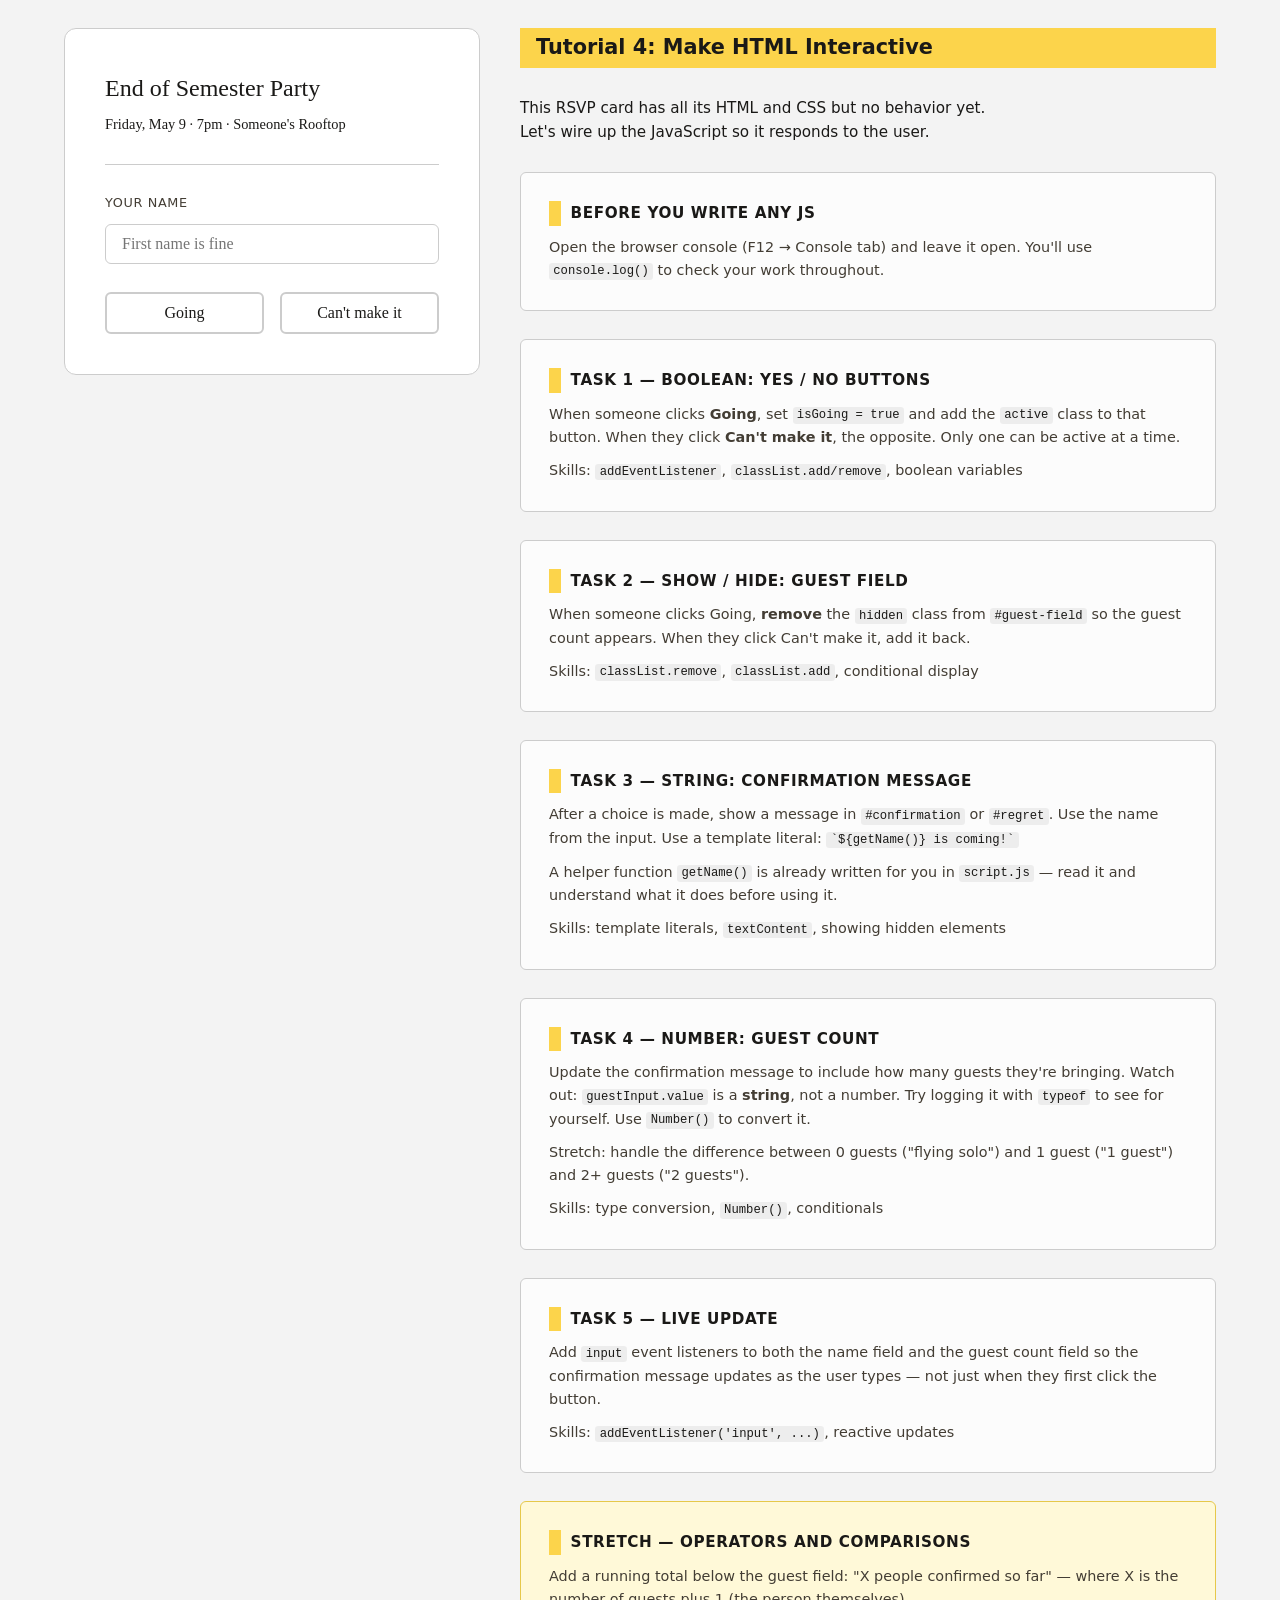
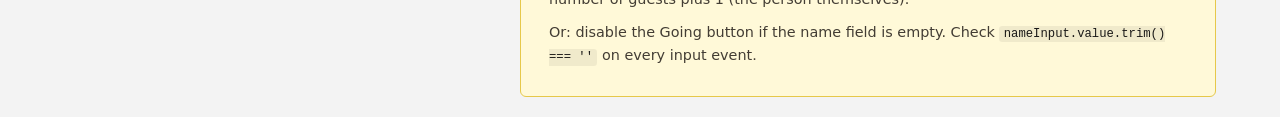
<file: smoot-umd/tutorial_4_files/index.html>
<!DOCTYPE html>
<html lang="en">
<head>
  <meta charset="UTF-8">
  <meta name="viewport" content="width=device-width, initial-scale=1.0">
  <title>Tutorial 4: JavaScript Fundamentals</title>
  <link rel="stylesheet" href="style.css">
</head>
<body>

  <div class="page">

    <!-- ── left: the RSVP card ──────────────────────────────── -->
    <div class="card" id="rsvp-card">

      <div class="event-header">
        <h1 class="event-title">End of Semester Party</h1>
        <p class="event-meta">Friday, May 9 &middot; 7pm &middot; Someone's Rooftop</p>
      </div>

      <!-- string: name -->
      <div class="field">
        <label for="name-input">Your name</label>
        <input type="text" id="name-input" placeholder="First name is fine">
      </div>

      <!-- boolean: going or not -->
      <div class="rsvp-buttons">
        <button class="btn btn-yes" id="btn-yes">Going</button>
        <button class="btn btn-no"  id="btn-no">Can't make it</button>
      </div>

      <!-- number: guest count, hidden until yes -->
      <div class="guest-field hidden" id="guest-field">
        <label for="guest-input">Bringing anyone?</label>
        <input type="number" id="guest-input" value="0" min="0" max="10">
        <!-- 
          Note: type="number" still gives you a STRING from .value
          You have to convert it. We'll see this below.
        -->
      </div>

      <!-- confirmation messages, hidden until a choice is made -->
      <div class="confirmation hidden" id="confirmation"></div>
      <div class="regret     hidden" id="regret"></div>

    </div>

    <!-- ── right: tasks panel ───────────────────────────────── -->
    <aside class="tasks-panel">

      <h2>Tutorial 4: Make HTML Interactive</h2>
      <p class="intro">
        This RSVP card has all its HTML and CSS but no behavior yet. <br />
        Let's wire up the JavaScript so it responds to the user.
      </p>

      <div class="task-group">
        <h3>Before you write any JS</h3>
        <p>Open the browser console (F12 → Console tab) and leave it open. 
           You'll use <code>console.log()</code> to check your work throughout.</p>
      </div>

      <div class="task-group">
        <h3>Task 1 — Boolean: Yes / No buttons</h3>
        <p>
          When someone clicks <strong>Going</strong>, set <code>isGoing = true</code>
          and add the <code>active</code> class to that button.
          When they click <strong>Can't make it</strong>, the opposite.
          Only one can be active at a time.
        </p>
        <p>Skills: <code>addEventListener</code>, <code>classList.add/remove</code>, boolean variables</p>
      </div>

      <div class="task-group">
        <h3>Task 2 — Show / hide: guest field</h3>
        <p>
          When someone clicks Going, <strong>remove</strong> the <code>hidden</code> class
          from <code>#guest-field</code> so the guest count appears.
          When they click Can't make it, add it back.
        </p>
        <p>Skills: <code>classList.remove</code>, <code>classList.add</code>, conditional display</p>
      </div>

      <div class="task-group">
        <h3>Task 3 — String: confirmation message</h3>
        <p>
          After a choice is made, show a message in <code>#confirmation</code> or 
          <code>#regret</code>. Use the name from the input.
          Use a template literal: <code>`${getName()} is coming!`</code>
        </p>
        <p>
          A helper function <code>getName()</code> is already written for you in 
          <code>script.js</code> — read it and understand what it does before using it.
        </p>
        <p>Skills: template literals, <code>textContent</code>, showing hidden elements</p>
      </div>

      <div class="task-group">
        <h3>Task 4 — Number: guest count</h3>
        <p>
          Update the confirmation message to include how many guests they're bringing.
          Watch out: <code>guestInput.value</code> is a <strong>string</strong>, not a number.
          Try logging it with <code>typeof</code> to see for yourself.
          Use <code>Number()</code> to convert it.
        </p>
        <p>
          Stretch: handle the difference between 0 guests ("flying solo") and 
          1 guest ("1 guest") and 2+ guests ("2 guests").
        </p>
        <p>Skills: type conversion, <code>Number()</code>, conditionals</p>
      </div>

      <div class="task-group">
        <h3>Task 5 — Live update</h3>
        <p>
          Add <code>input</code> event listeners to both the name field and the guest
          count field so the confirmation message updates as the user types —
          not just when they first click the button.
        </p>
        <p>Skills: <code>addEventListener('input', ...)</code>, reactive updates</p>
      </div>

      <div class="task-group task-stretch">
        <h3>Stretch — Operators and comparisons</h3>
        <p>
          Add a running total below the guest field: 
          "X people confirmed so far" — where X is the number of guests plus 1 (the person themselves).
        </p>
        <p>
          Or: disable the Going button if the name field is empty.
          Check <code>nameInput.value.trim() === ''</code> on every input event.
        </p>
      </div>

    </aside>

  </div>

  <script src="script.js"></script>
</body>
</html>
</file>
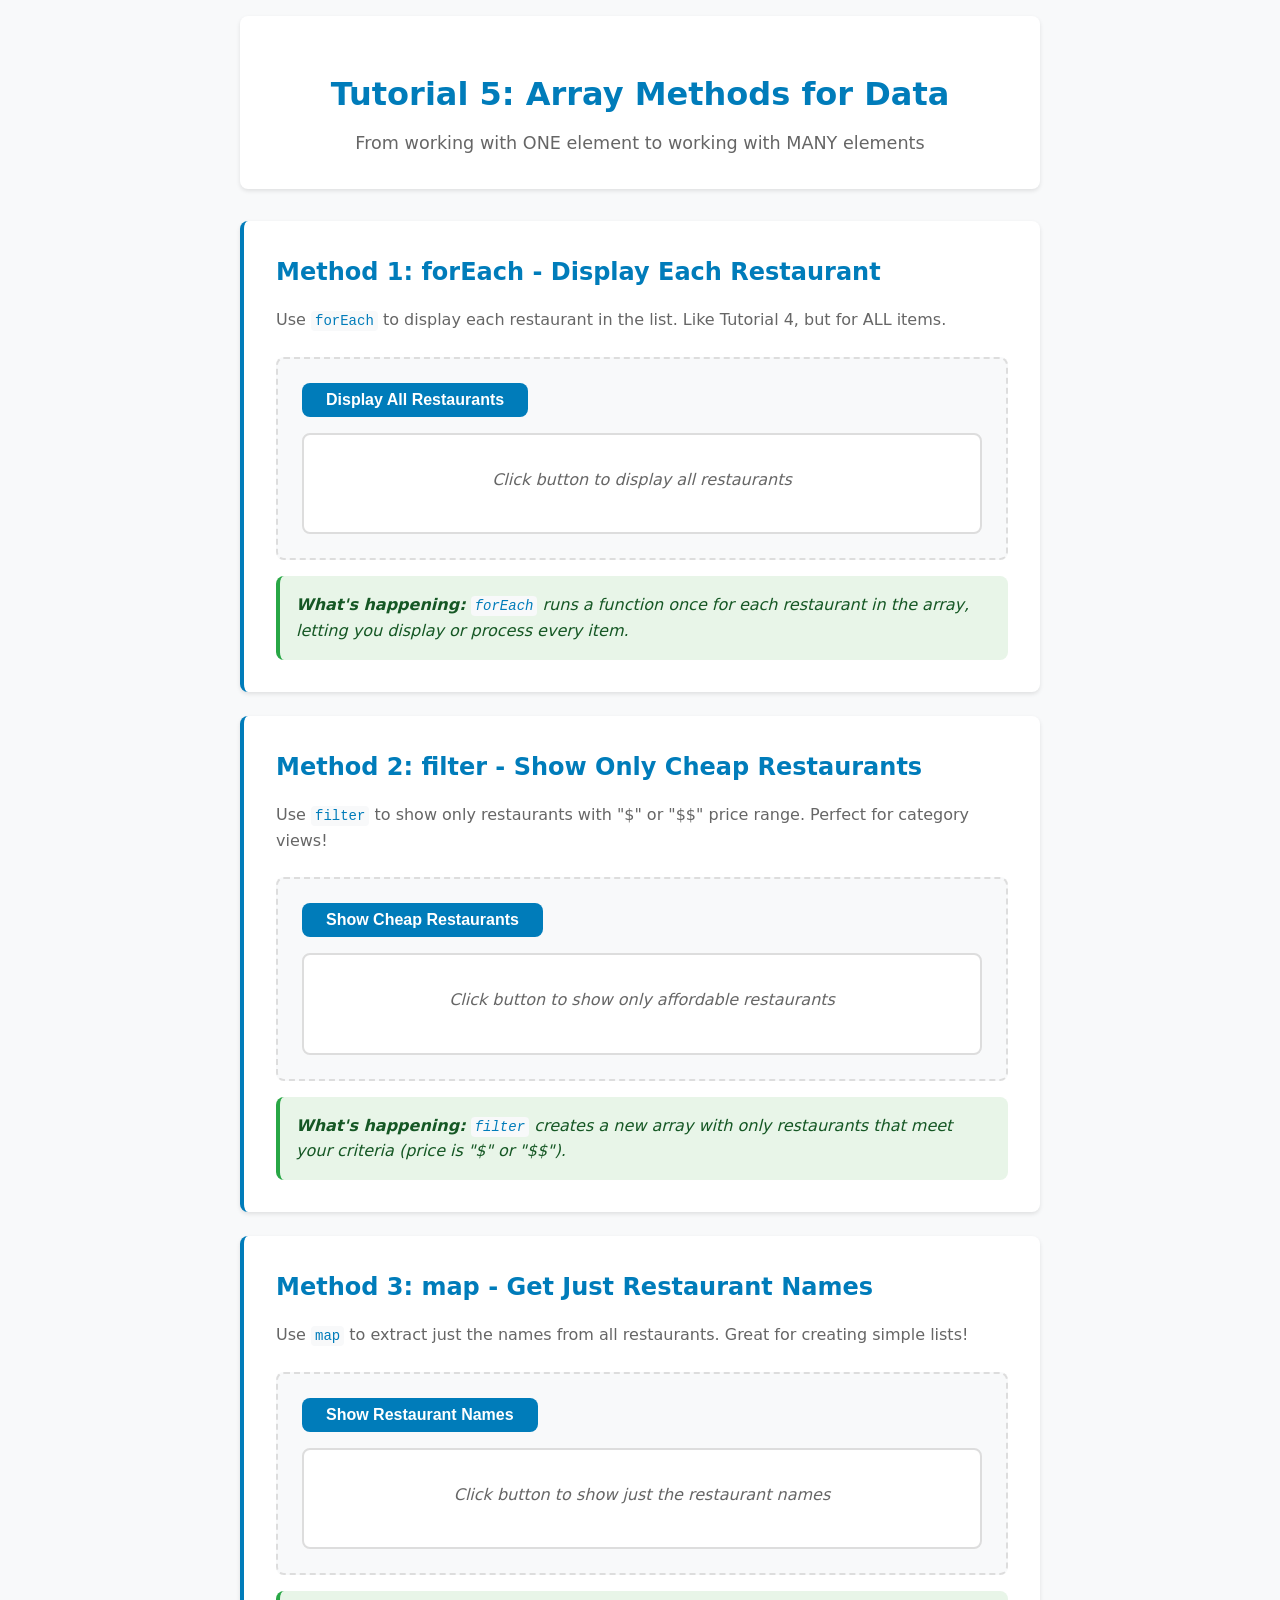
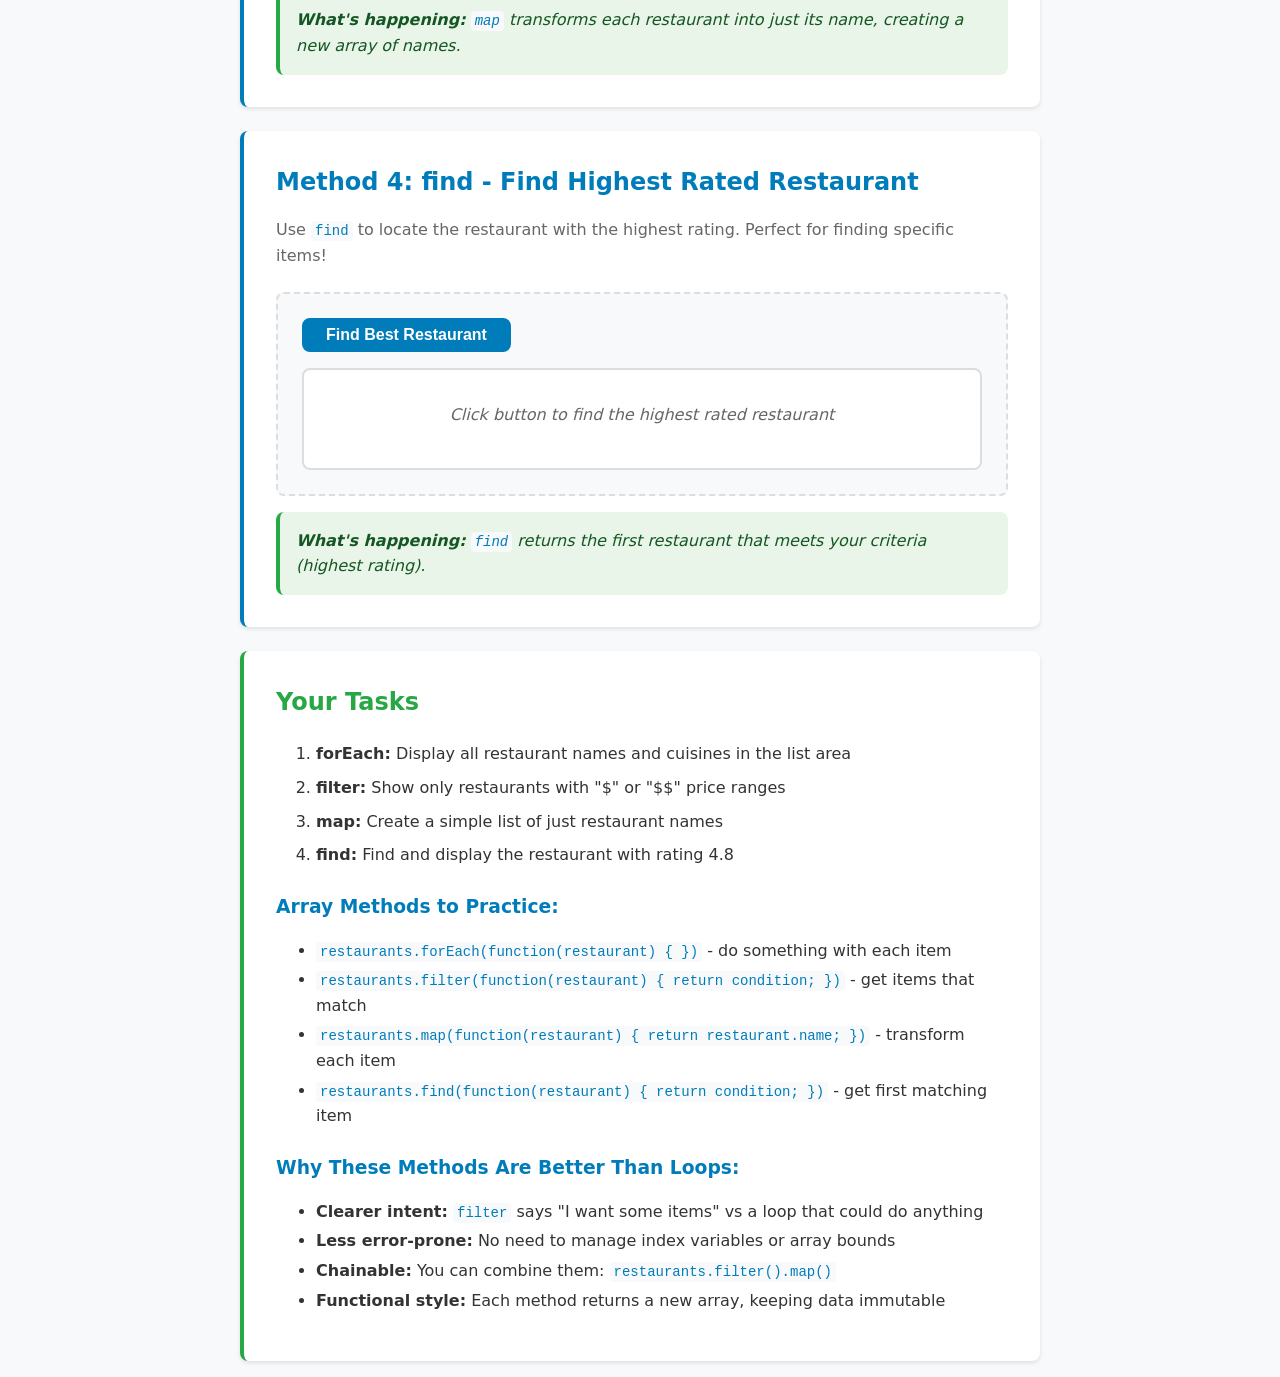
<file: smoot-umd/tutorial_5_arrays/index.html>
<!DOCTYPE html>
<html lang="en">
<head>
    <meta charset="UTF-8">
    <meta name="viewport" content="width=device-width, initial-scale=1.0">
    <title>Tutorial 5: Array Methods for Data</title>
    <link rel="stylesheet" href="style.css">
</head>
<body>
    <div class="container">
        <header>
            <h1>Tutorial 5: Array Methods for Data</h1>
            <p>From working with ONE element to working with MANY elements</p>
        </header>

        <!-- Method 1: forEach - Do something to each item -->
        <section class="method-section">
            <h2>Method 1: forEach - Display Each Restaurant</h2>
            <p>Use <code>forEach</code> to display each restaurant in the list. Like Tutorial 4, but for ALL items.</p>
            
            <div class="demo-area">
                <button id="display-button" class="method-button">Display All Restaurants</button>
                <div id="restaurant-list" class="result-area">
                    <p class="placeholder">Click button to display all restaurants</p>
                </div>
            </div>
            
            <div class="explanation">
                <p><strong>What's happening:</strong> <code>forEach</code> runs a function once for each restaurant in the array, letting you display or process every item.</p>
            </div>
        </section>

        <!-- Method 2: filter - Show only items that match criteria -->
        <section class="method-section">
            <h2>Method 2: filter - Show Only Cheap Restaurants</h2>
            <p>Use <code>filter</code> to show only restaurants with "$" or "$$" price range. Perfect for category views!</p>
            
            <div class="demo-area">
                <button id="filter-button" class="method-button">Show Cheap Restaurants</button>
                <div id="filtered-list" class="result-area">
                    <p class="placeholder">Click button to show only affordable restaurants</p>
                </div>
            </div>
            
            <div class="explanation">
                <p><strong>What's happening:</strong> <code>filter</code> creates a new array with only restaurants that meet your criteria (price is "$" or "$$").</p>
            </div>
        </section>

        <!-- Method 3: map - Transform data to get specific information -->
        <section class="method-section">
            <h2>Method 3: map - Get Just Restaurant Names</h2>
            <p>Use <code>map</code> to extract just the names from all restaurants. Great for creating simple lists!</p>
            
            <div class="demo-area">
                <button id="map-button" class="method-button">Show Restaurant Names</button>
                <div id="mapped-list" class="result-area">
                    <p class="placeholder">Click button to show just the restaurant names</p>
                </div>
            </div>
            
            <div class="explanation">
                <p><strong>What's happening:</strong> <code>map</code> transforms each restaurant into just its name, creating a new array of names.</p>
            </div>
        </section>

        <!-- Method 4: find - Get one specific item -->
        <section class="method-section">
            <h2>Method 4: find - Find Highest Rated Restaurant</h2>
            <p>Use <code>find</code> to locate the restaurant with the highest rating. Perfect for finding specific items!</p>
            
            <div class="demo-area">
                <button id="find-button" class="method-button">Find Best Restaurant</button>
                <div id="found-item" class="result-area">
                    <p class="placeholder">Click button to find the highest rated restaurant</p>
                </div>
            </div>
            
            <div class="explanation">
                <p><strong>What's happening:</strong> <code>find</code> returns the first restaurant that meets your criteria (highest rating).</p>
            </div>
        </section>

        <!-- Tutorial Instructions -->
        <section class="tutorial-instructions">
            <h2>Your Tasks</h2>
            <ol>
                <li><strong>forEach:</strong> Display all restaurant names and cuisines in the list area</li>
                <li><strong>filter:</strong> Show only restaurants with "$" or "$$" price ranges</li>
                <li><strong>map:</strong> Create a simple list of just restaurant names</li>
                <li><strong>find:</strong> Find and display the restaurant with rating 4.8</li>
            </ol>
            
            <h3>Array Methods to Practice:</h3>
            <ul>
                <li><code>restaurants.forEach(function(restaurant) { })</code> - do something with each item</li>
                <li><code>restaurants.filter(function(restaurant) { return condition; })</code> - get items that match</li>
                <li><code>restaurants.map(function(restaurant) { return restaurant.name; })</code> - transform each item</li>
                <li><code>restaurants.find(function(restaurant) { return condition; })</code> - get first matching item</li>
            </ul>
            
            <h3>Why These Methods Are Better Than Loops:</h3>
            <ul>
                <li><strong>Clearer intent:</strong> <code>filter</code> says "I want some items" vs a loop that could do anything</li>
                <li><strong>Less error-prone:</strong> No need to manage index variables or array bounds</li>
                <li><strong>Chainable:</strong> You can combine them: <code>restaurants.filter().map()</code></li>
                <li><strong>Functional style:</strong> Each method returns a new array, keeping data immutable</li>
            </ul>
        </section>
    </div>

    <script src="script.js" defer></script>
</body>
</html>
</file>
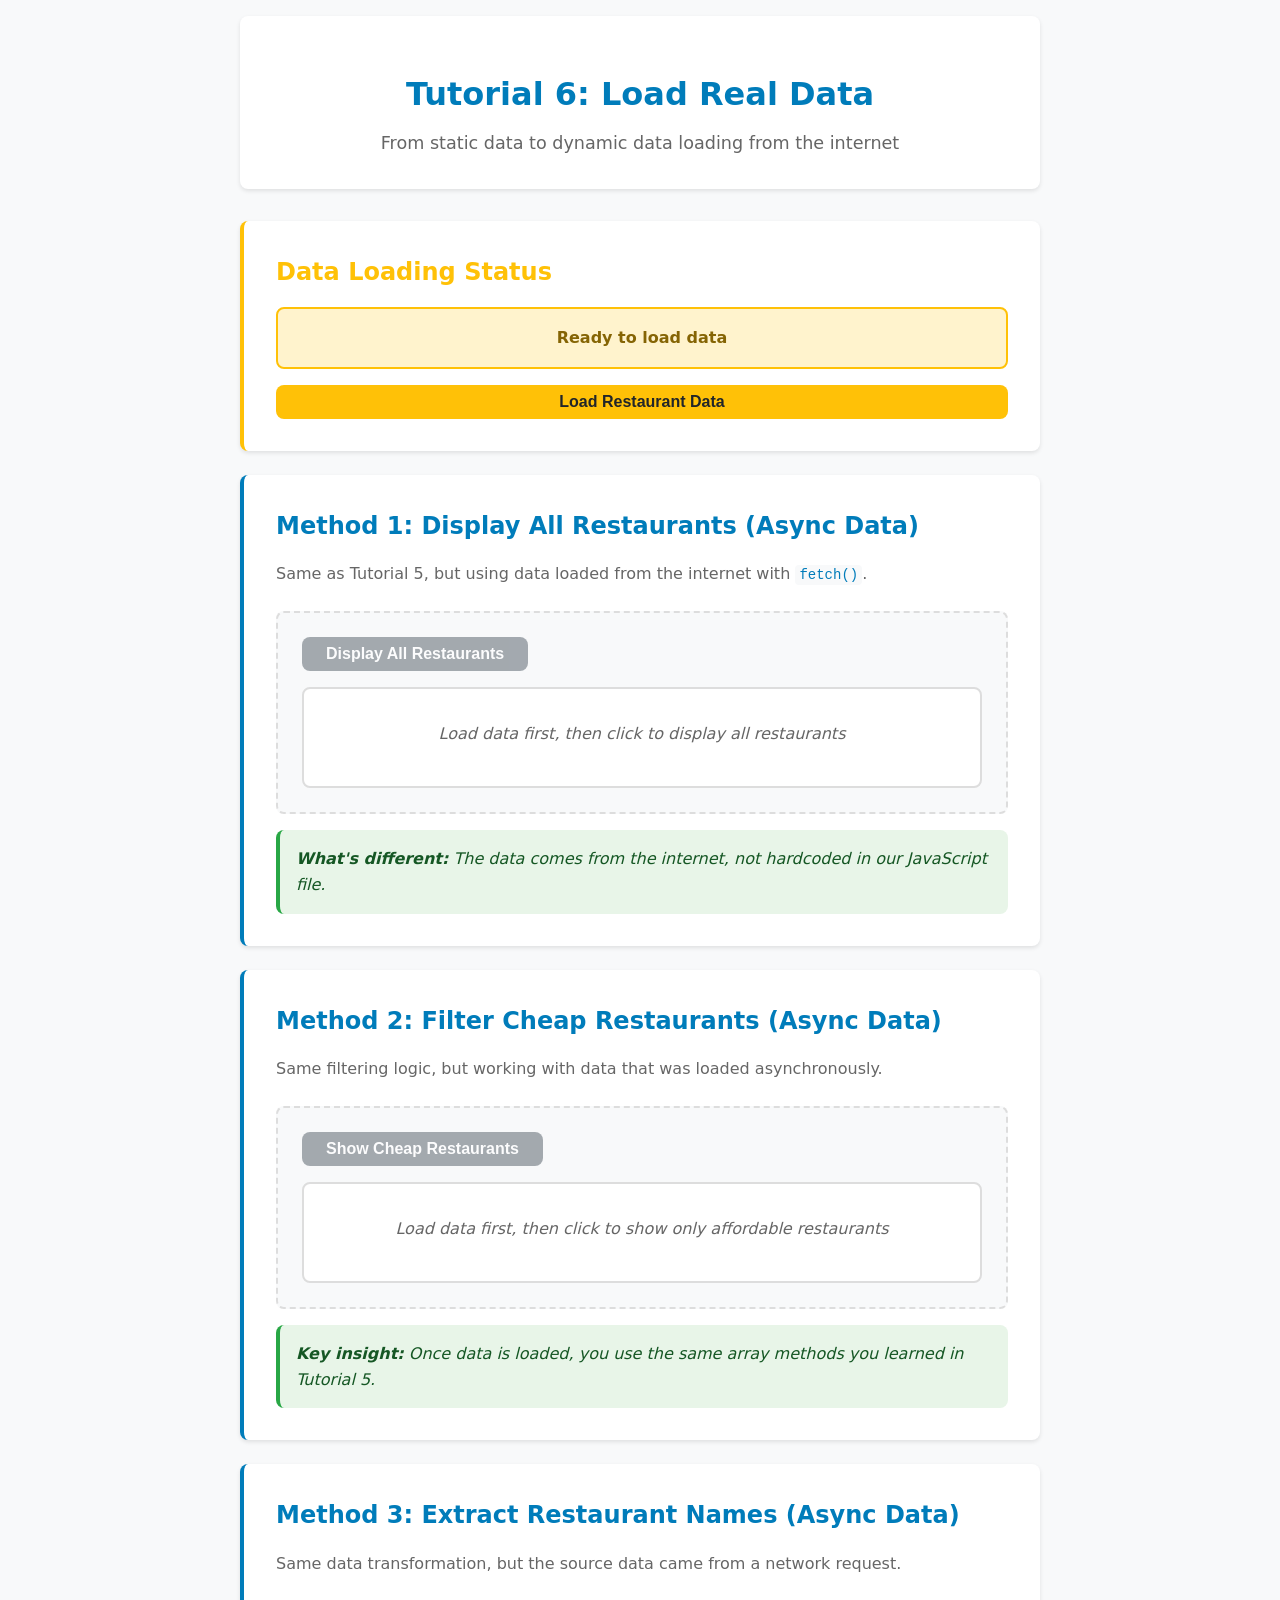
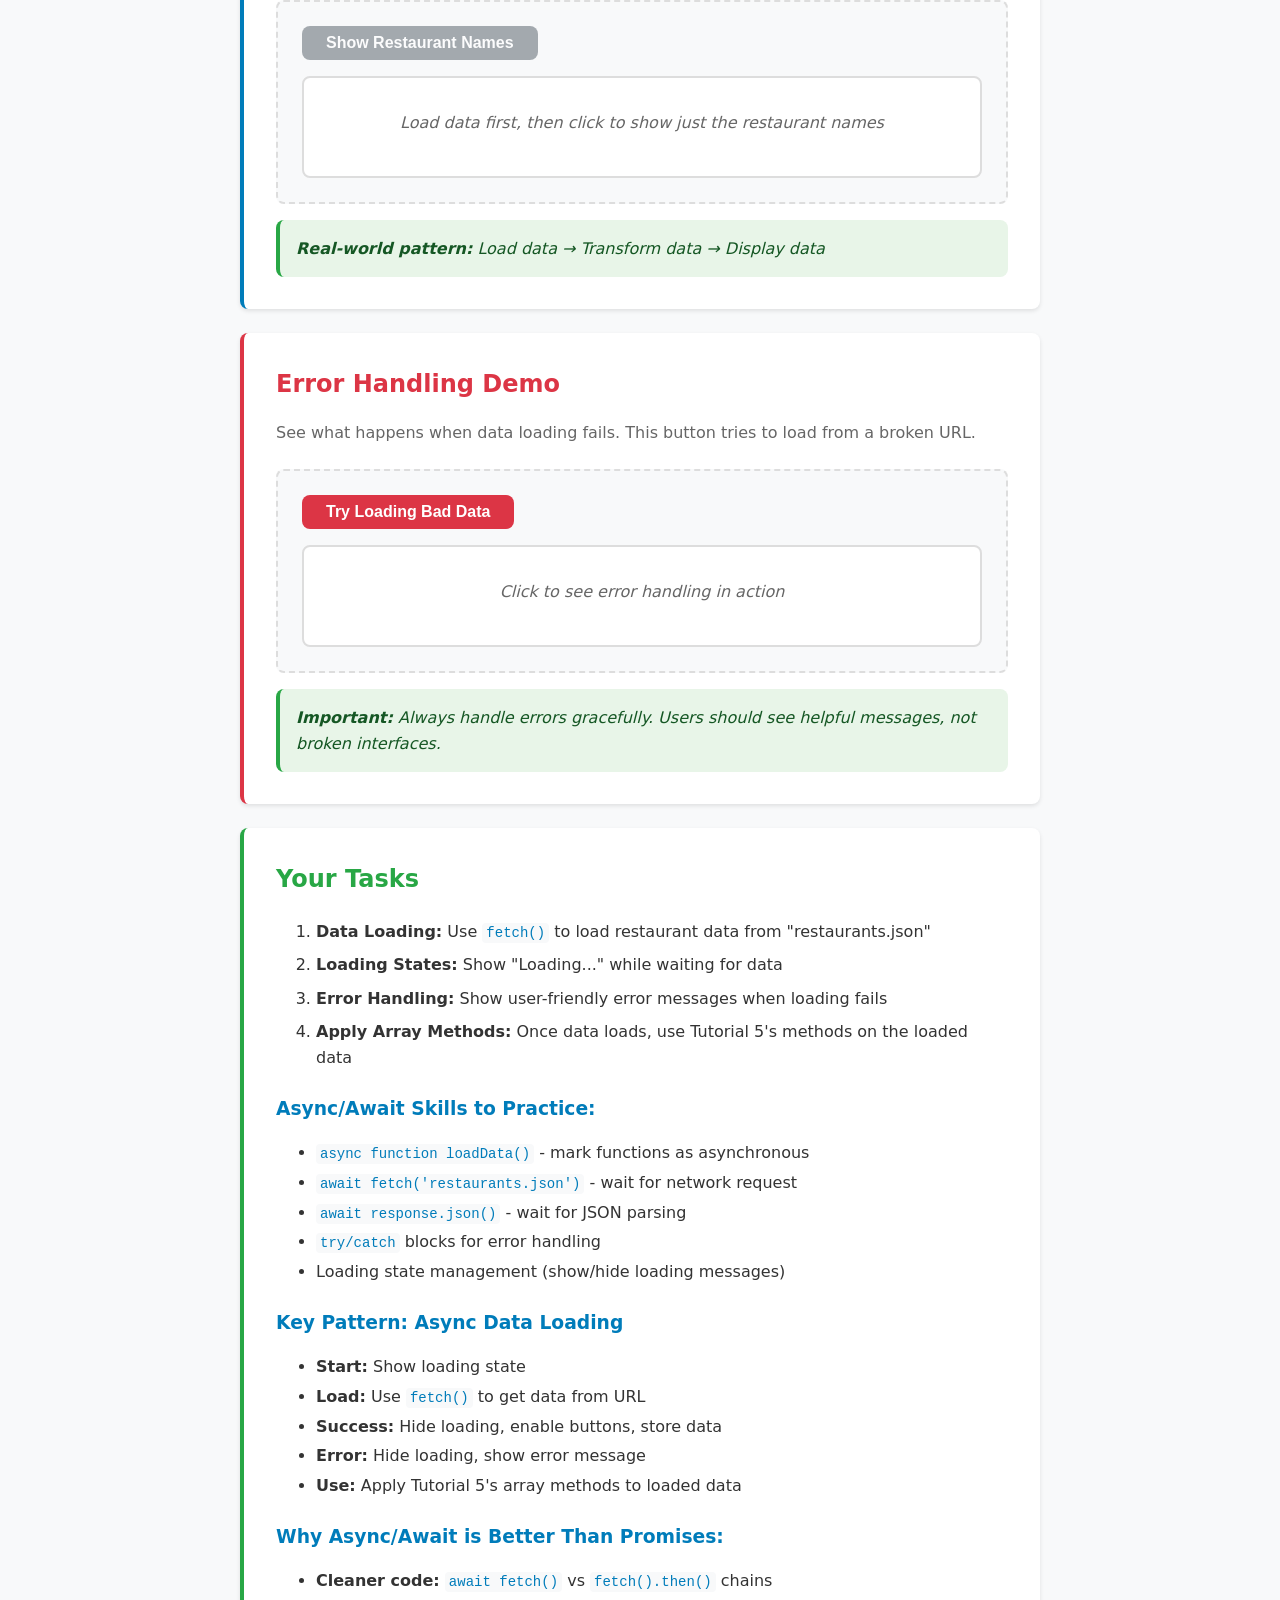
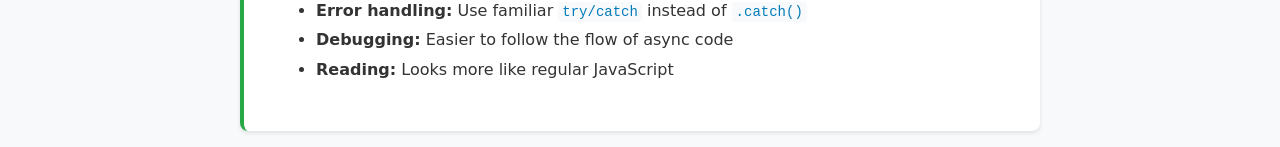
<file: smoot-umd/tutorial_6_api/index.html>
<!DOCTYPE html>
<html lang="en">
<head>
    <meta charset="UTF-8">
    <meta name="viewport" content="width=device-width, initial-scale=1.0">
    <title>Tutorial 6: Load Real Data</title>
    <link rel="stylesheet" href="style.css">
</head>
<body>
    <div class="container">
        <header>
            <h1>Tutorial 6: Load Real Data</h1>
            <p>From static data to dynamic data loading from the internet</p>
        </header>

        <!-- Loading Status Section -->
        <section class="status-section">
            <h2>Data Loading Status</h2>
            <div id="loading-status" class="status-display">
                <p class="status-message">Ready to load data</p>
            </div>
            <button id="load-data-button" class="load-button">Load Restaurant Data</button>
        </section>

        <!-- Same functionality as Tutorial 5, but with async data -->
        
        <!-- Method 1: forEach with loaded data -->
        <section class="method-section">
            <h2>Method 1: Display All Restaurants (Async Data)</h2>
            <p>Same as Tutorial 5, but using data loaded from the internet with <code>fetch()</code>.</p>
            
            <div class="demo-area">
                <button id="display-button" class="method-button" disabled>Display All Restaurants</button>
                <div id="restaurant-list" class="result-area">
                    <p class="placeholder">Load data first, then click to display all restaurants</p>
                </div>
            </div>
            
            <div class="explanation">
                <p><strong>What's different:</strong> The data comes from the internet, not hardcoded in our JavaScript file.</p>
            </div>
        </section>

        <!-- Method 2: filter with loaded data -->
        <section class="method-section">
            <h2>Method 2: Filter Cheap Restaurants (Async Data)</h2>
            <p>Same filtering logic, but working with data that was loaded asynchronously.</p>
            
            <div class="demo-area">
                <button id="filter-button" class="method-button" disabled>Show Cheap Restaurants</button>
                <div id="filtered-list" class="result-area">
                    <p class="placeholder">Load data first, then click to show only affordable restaurants</p>
                </div>
            </div>
            
            <div class="explanation">
                <p><strong>Key insight:</strong> Once data is loaded, you use the same array methods you learned in Tutorial 5.</p>
            </div>
        </section>

        <!-- Method 3: map with loaded data -->
        <section class="method-section">
            <h2>Method 3: Extract Restaurant Names (Async Data)</h2>
            <p>Same data transformation, but the source data came from a network request.</p>
            
            <div class="demo-area">
                <button id="map-button" class="method-button" disabled>Show Restaurant Names</button>
                <div id="mapped-list" class="result-area">
                    <p class="placeholder">Load data first, then click to show just the restaurant names</p>
                </div>
            </div>
            
            <div class="explanation">
                <p><strong>Real-world pattern:</strong> Load data → Transform data → Display data</p>
            </div>
        </section>

        <!-- Error Handling Demo -->
        <section class="method-section error-demo">
            <h2>Error Handling Demo</h2>
            <p>See what happens when data loading fails. This button tries to load from a broken URL.</p>
            
            <div class="demo-area">
                <button id="error-button" class="error-button">Try Loading Bad Data</button>
                <div id="error-display" class="result-area">
                    <p class="placeholder">Click to see error handling in action</p>
                </div>
            </div>
            
            <div class="explanation">
                <p><strong>Important:</strong> Always handle errors gracefully. Users should see helpful messages, not broken interfaces.</p>
            </div>
        </section>

        <!-- Tutorial Instructions -->
        <section class="tutorial-instructions">
            <h2>Your Tasks</h2>
            <ol>
                <li><strong>Data Loading:</strong> Use <code>fetch()</code> to load restaurant data from "restaurants.json"</li>
                <li><strong>Loading States:</strong> Show "Loading..." while waiting for data</li>
                <li><strong>Error Handling:</strong> Show user-friendly error messages when loading fails</li>
                <li><strong>Apply Array Methods:</strong> Once data loads, use Tutorial 5's methods on the loaded data</li>
            </ol>
            
            <h3>Async/Await Skills to Practice:</h3>
            <ul>
                <li><code>async function loadData()</code> - mark functions as asynchronous</li>
                <li><code>await fetch('restaurants.json')</code> - wait for network request</li>
                <li><code>await response.json()</code> - wait for JSON parsing</li>
                <li><code>try/catch</code> blocks for error handling</li>
                <li>Loading state management (show/hide loading messages)</li>
            </ul>
            
            <h3>Key Pattern: Async Data Loading</h3>
            <ul>
                <li><strong>Start:</strong> Show loading state</li>
                <li><strong>Load:</strong> Use <code>fetch()</code> to get data from URL</li>
                <li><strong>Success:</strong> Hide loading, enable buttons, store data</li>
                <li><strong>Error:</strong> Hide loading, show error message</li>
                <li><strong>Use:</strong> Apply Tutorial 5's array methods to loaded data</li>
            </ul>
            
            <h3>Why Async/Await is Better Than Promises:</h3>
            <ul>
                <li><strong>Cleaner code:</strong> <code>await fetch()</code> vs <code>fetch().then()</code> chains</li>
                <li><strong>Error handling:</strong> Use familiar <code>try/catch</code> instead of <code>.catch()</code></li>
                <li><strong>Debugging:</strong> Easier to follow the flow of async code</li>
                <li><strong>Reading:</strong> Looks more like regular JavaScript</li>
            </ul>
        </section>
    </div>

    <script src="script.js"></script>
</body>
</html>
</file>
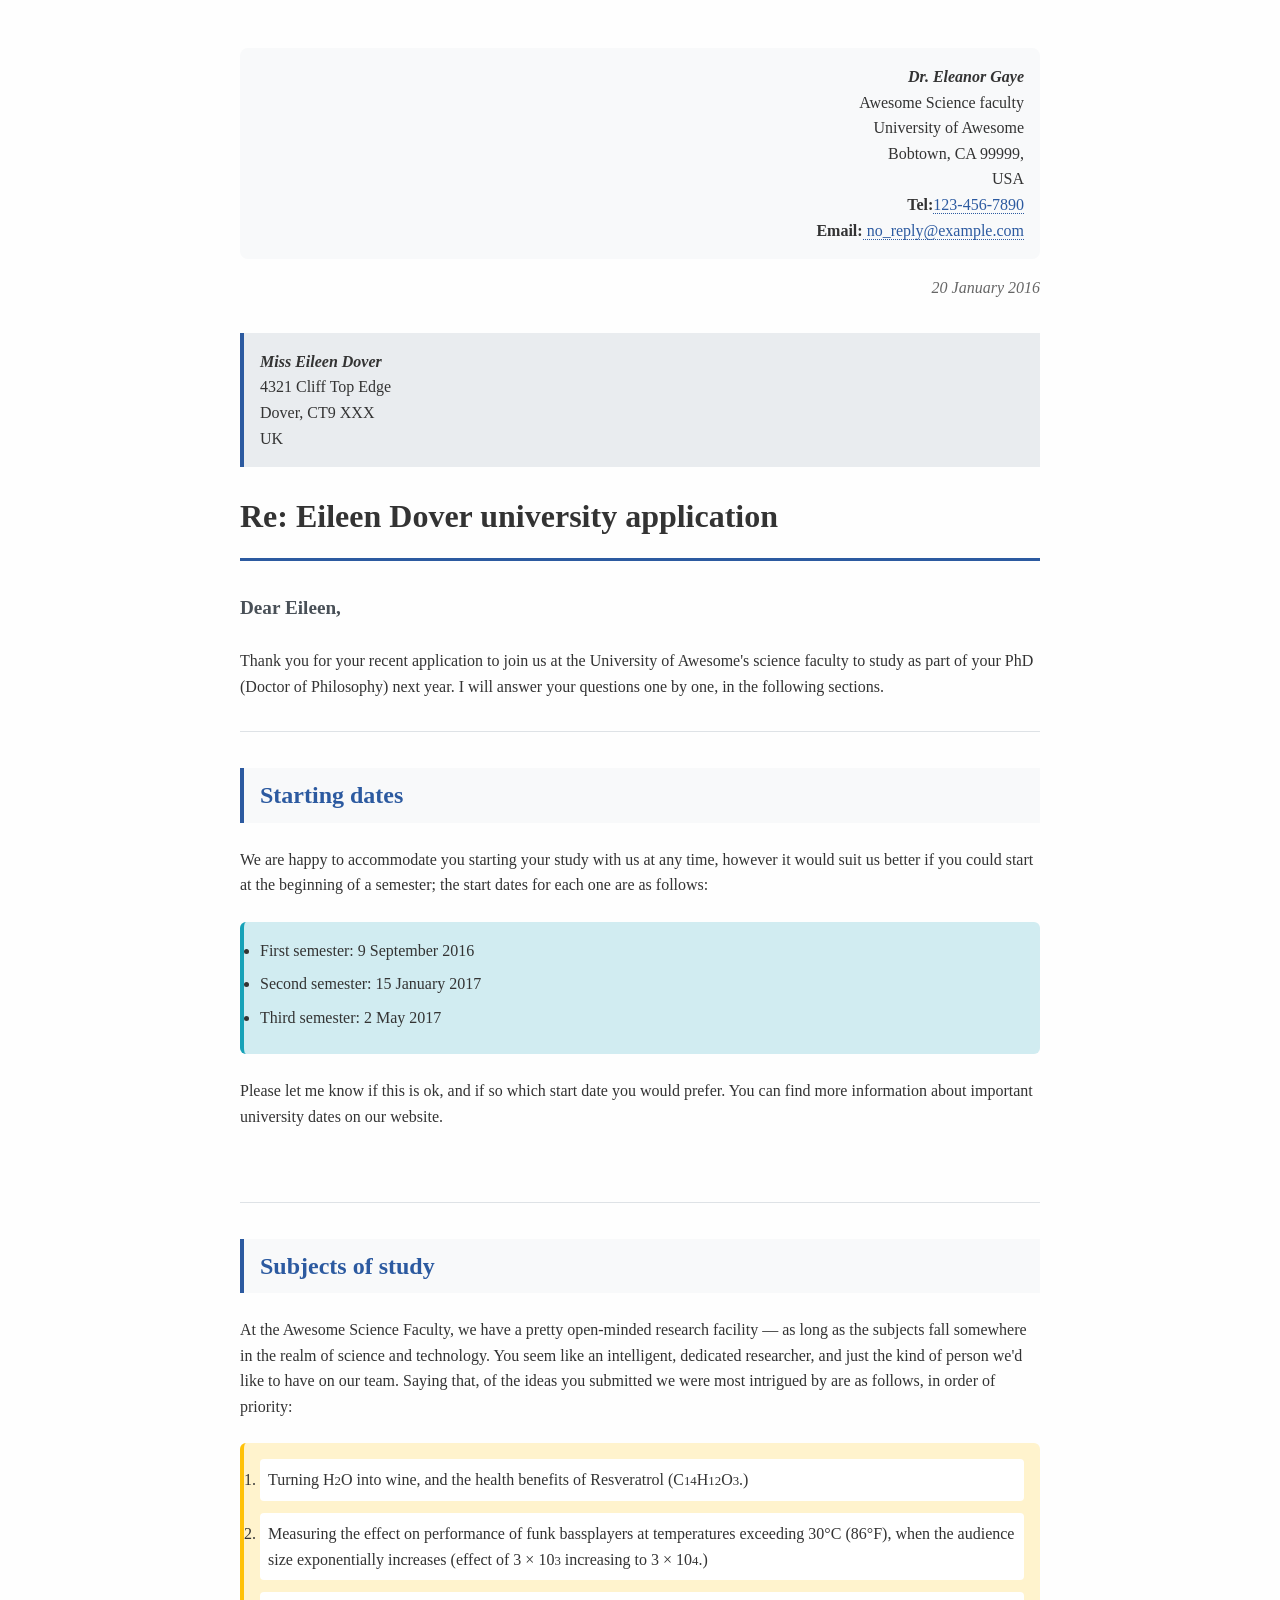
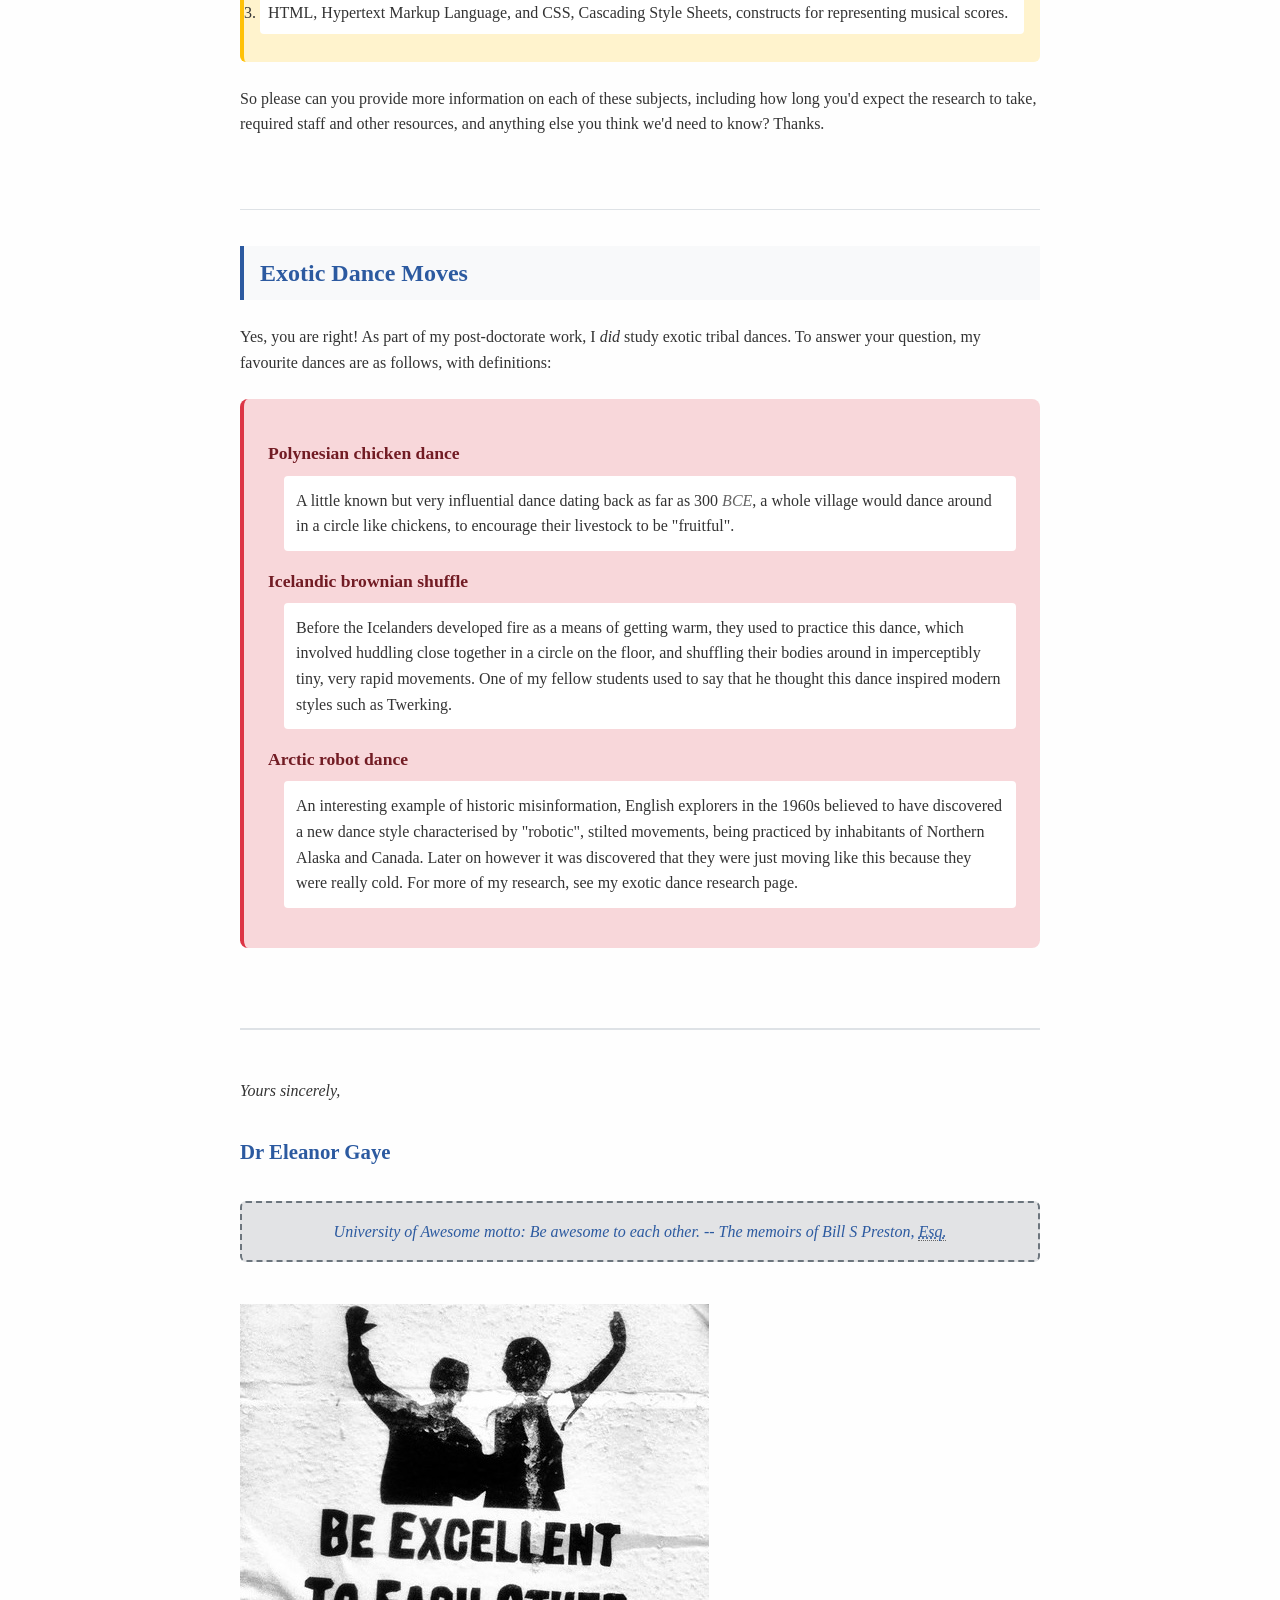
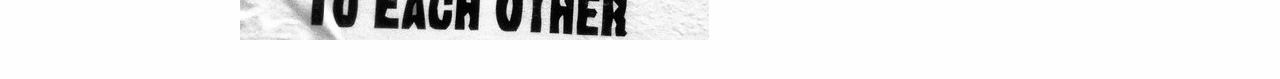
<file: smoot-umd/tutorial_1/tutorial_1.html>
<!DOCTYPE html>
<html lang="en">
    <head>
        <link href="tutorial_1_letter_styles.css" rel="stylesheet" type="text/css">
    <title>Awesome Science Faculty Application</title>
<meta charset="utf-8">
<meta name="author" content="Dr. Eleanor Gaye">    
</head>
<body class="letter-document">
<p class="sender-info"><strong><em>Dr. Eleanor Gaye</em></strong><br>
Awesome Science faculty<br>
University of Awesome<br>
Bobtown, CA 99999,<br>
USA<br>
<strong>Tel:</strong><a href="tel:123-456-7890" class="letter-link"><span class="letter-link">123-456-7890</span></a><br>
<strong>Email:</strong><a href="mailto:no_reply@example.com" class="letter-link"> <span class="letter-link">no_reply@example.com</span></a><br>
</p>
<p class="letter-date">20 January 2016</p>
<p class="recipient-info">
<strong><em>Miss Eileen Dover</em></strong><br>
4321 Cliff Top Edge<br>
Dover, CT9 XXX<br>
UK
</p>

<h1 class="letter-header">Re: Eileen Dover university application</h1>
<p class="letter-greeting">Dear Eileen,</p>
<p class="letter-paragraph">
Thank you for your recent application to join us at the University of Awesome's science faculty to study as part of your <abbr>PhD</abbr> (Doctor of Philosophy) next year. I will answer your questions one by one, in the following sections.
</p>
<div class="content-section">
<h2 class="section-heading">
Starting dates
</h2>
<p class="letter-paragraph">We are happy to accommodate you starting your study with us at any time, however it would suit us better if you could start at the beginning of a semester; the start dates for each one are as follows:
</p>
<ul class="semester-dates">
<li>First semester: 9 September 2016</li>
<li>Second semester: 15 January 2017</li>
<li>Third semester: 2 May 2017</li>
</ul>
<p class="letter-paragraph">Please let me know if this is ok, and if so which start date you would prefer.
You can find more information about important university dates on our website.</p>
</div>
<div class="content-section">
<h2 class="section-heading">Subjects of study</h2>

<p class="letter-paragraph">At the Awesome Science Faculty, we have a pretty open-minded research facility — as long as the subjects fall somewhere in the realm of science and technology. You seem like an intelligent, dedicated researcher, and just the kind of person we'd like to have on our team. Saying that, of the ideas you submitted we were most intrigued by are as follows, in order of priority:</p>

<ol class="priority-list">
    <li>Turning H<span class="subscript">2</span>O into wine, and the health benefits of Resveratrol (C<span class="subscript">14</span>H<span class="subscript">12</span>O<span class="subscript">3</span>.)</li>
    <li>Measuring the effect on performance of funk bassplayers at temperatures exceeding 30°C (86°F), when the audience size exponentially increases (effect of 3 × 10<span class="superscript">3</span> increasing to 3 × 10<span class="superscript">4</span>.)</li>
    <li>HTML, Hypertext Markup Language, and CSS, Cascading Style Sheets, constructs for representing musical scores.</li>
</ol>
<p class="letter-paragraph">
    So please can you provide more information on each of these subjects, including how long you'd expect the research to take, required staff and other resources, and anything else you think we'd need to know? Thanks.
</p>
</div>
<div class="content-section">
<h2 class="section-heading">Exotic Dance Moves</h2>
<p class="letter-paragraph">
Yes, you are right! As part of my post-doctorate work, I <em>did</em> study exotic tribal dances. To answer your question, my favourite dances are as follows, with definitions:
</p>
<dl class="dance-definitions">
    <dt class="dance-term">Polynesian chicken dance</dt>
<dd class="dance-definition">A little known but very influential dance dating back as far as 300 <span class="citation">BCE</span>, a whole village would dance around in a circle like chickens, to encourage their livestock to be "fruitful".
    </dd>
    <dt class="dance-term">Icelandic brownian shuffle</dt>
<dd class="dance-definition">Before the Icelanders developed fire as a means of getting warm, they used to practice this dance, which involved huddling close together in a circle on the floor, and shuffling their bodies around in imperceptibly tiny, very rapid movements. One of my fellow students used to say that he thought this dance inspired modern styles such as Twerking.
    </dd>
<dt class="dance-term">Arctic robot dance</dt>
<dd class="dance-definition">An interesting example of historic misinformation, English explorers in the 1960s believed to have discovered a new dance style characterised by "robotic", stilted movements, being practiced by inhabitants of Northern Alaska and Canada. Later on however it was discovered that they were just moving like this because they were really cold.
For more of my research, see my exotic dance research page.</dd>
</dl>
</div>
<div class="letter-closing">
<p class="closing-phrase">Yours sincerely,</p>

<p class="signature">Dr Eleanor Gaye</p>

<p class="citation inline-quote university-motto">University of Awesome motto: Be awesome to each other. -- The memoirs of Bill S Preston, <abbr title="Esquire" class="abbreviation">Esq.</abbr></p><br>
<a href="bill-and-ted-image.jpg" target="_blank" width="200" height="100"><img src="bill-and-ted-image.jpg" alt="Bill and Ted image"></a>
</div>
</body>
</html>
</file>
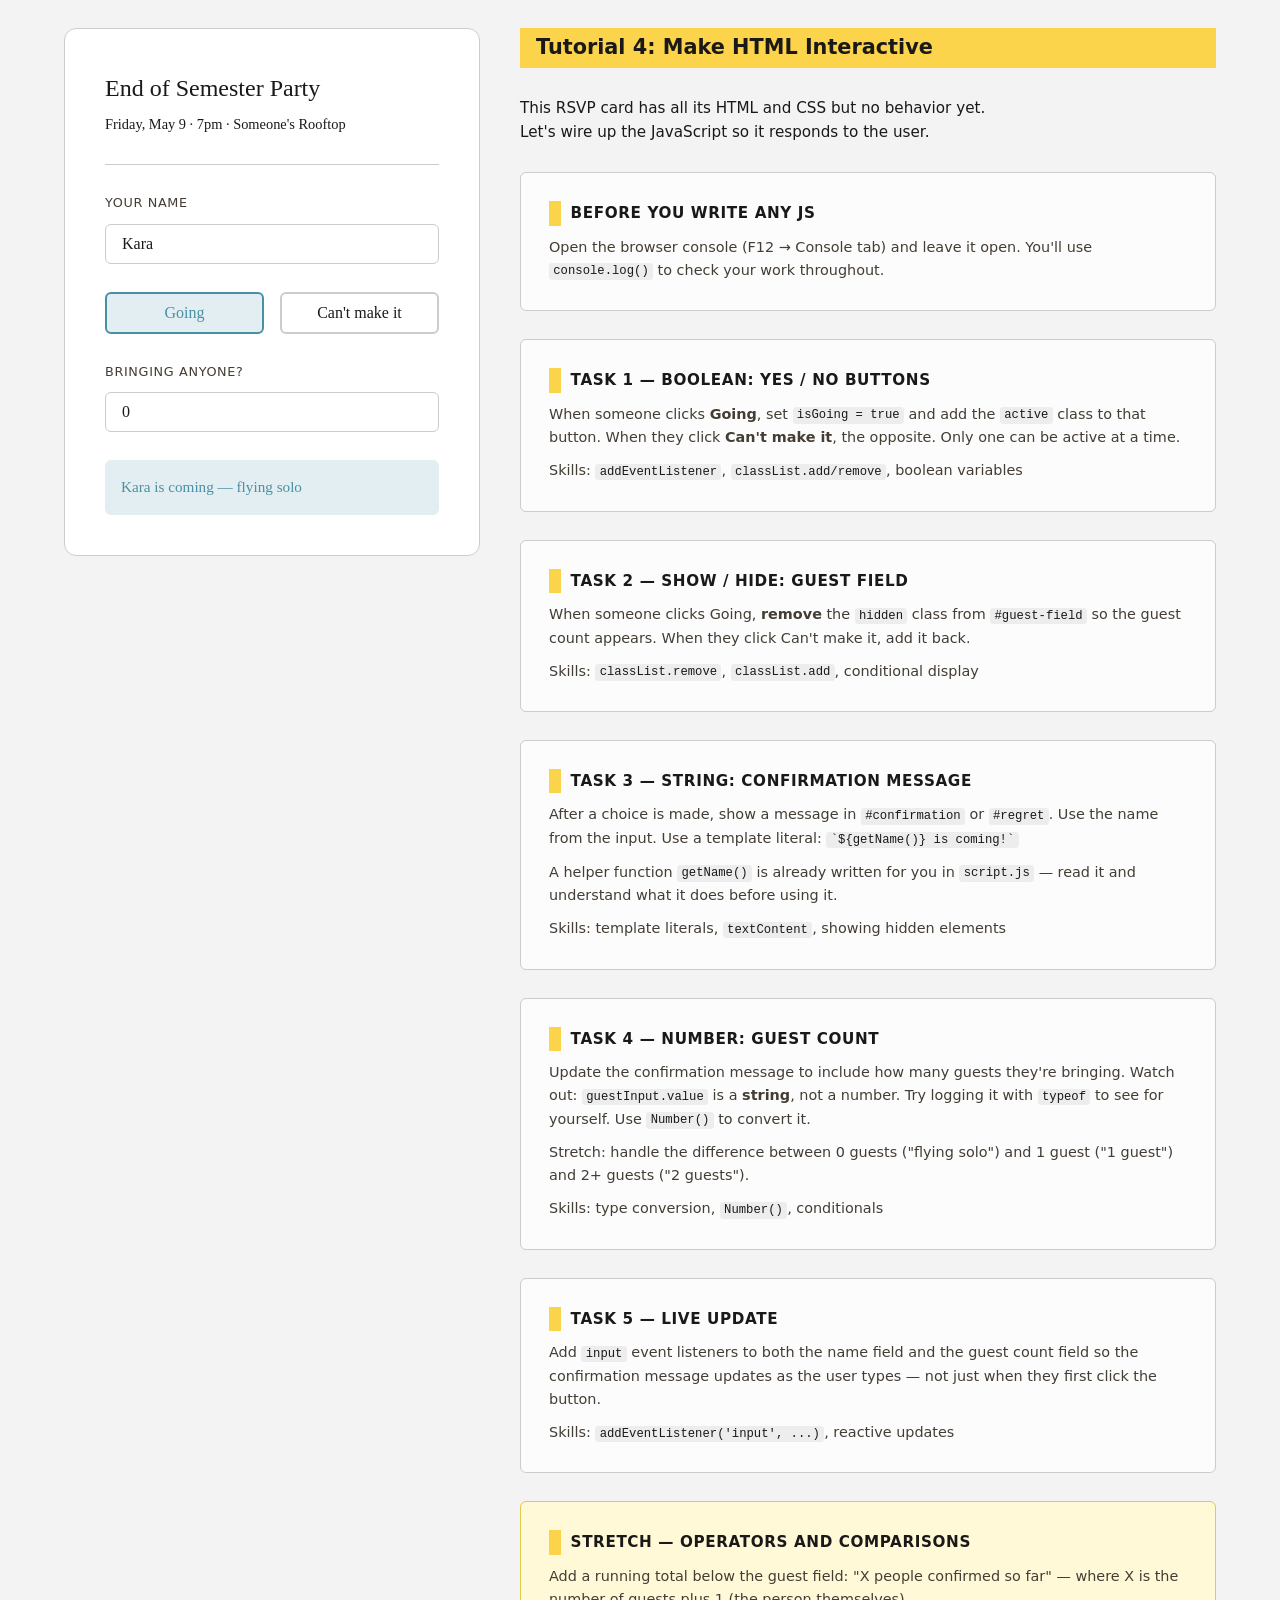
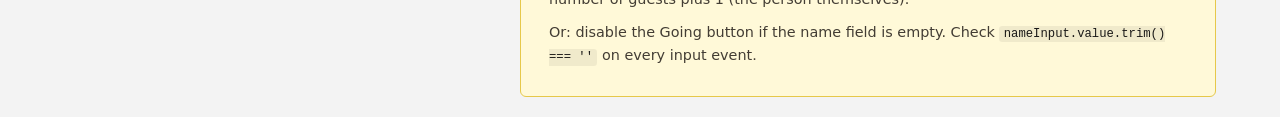
<file: smoot-umd/tutorial_4_files/Tutorial 4_ JavaScript Fundamentals.html>
<!DOCTYPE html>
<html lang="en"><head>
<meta http-equiv="content-type" content="text/html; charset=UTF-8">
  <meta charset="UTF-8">
  <meta name="viewport" content="width=device-width, initial-scale=1.0">
  <title>Tutorial 4: JavaScript Fundamentals</title>
  <link rel="stylesheet" href="Tutorial%204_%20JavaScript%20Fundamentals_files/style_bSWQ.css">
</head>
<body>

  <div class="page">

    <!-- ── left: the RSVP card ──────────────────────────────── -->
    <div class="card" id="rsvp-card">

      <div class="event-header">
        <h1 class="event-title">End of Semester Party</h1>
        <p class="event-meta">Friday, May 9 · 7pm · Someone's Rooftop</p>
      </div>

      <!-- string: name -->
      <div class="field">
        <label for="name-input">Your name</label>
        <input type="text" id="name-input" placeholder="First name is fine" value="Kara">
      </div>

      <!-- boolean: going or not -->
      <div class="rsvp-buttons">
        <button class="btn btn-yes active" id="btn-yes">Going</button>
        <button class="btn btn-no" id="btn-no">Can't make it</button>
      </div>

      <!-- number: guest count, hidden until yes -->
      <div class="guest-field" id="guest-field">
        <label for="guest-input">Bringing anyone?</label>
        <input type="number" id="guest-input" value="0" min="0" max="10">
        <!-- 
          Note: type="number" still gives you a STRING from .value
          You have to convert it. We'll see this below.
        -->
      </div>

      <!-- confirmation messages, hidden until a choice is made -->
      <div class="confirmation" id="confirmation">Kara is coming — flying solo</div>
      <div class="regret     hidden" id="regret"></div>

    </div>

    <!-- ── right: tasks panel ───────────────────────────────── -->
    <aside class="tasks-panel">

      <h2>Tutorial 4: Make HTML Interactive</h2>
      <p class="intro">
        This RSVP card has all its HTML and CSS but no behavior yet. <br>
        Let's wire up the JavaScript so it responds to the user.
      </p>

      <div class="task-group">
        <h3>Before you write any JS</h3>
        <p>Open the browser console (F12 → Console tab) and leave it open. 
           You'll use <code>console.log()</code> to check your work throughout.</p>
      </div>

      <div class="task-group">
        <h3>Task 1 — Boolean: Yes / No buttons</h3>
        <p>
          When someone clicks <strong>Going</strong>, set <code>isGoing = true</code>
          and add the <code>active</code> class to that button.
          When they click <strong>Can't make it</strong>, the opposite.
          Only one can be active at a time.
        </p>
        <p>Skills: <code>addEventListener</code>, <code>classList.add/remove</code>, boolean variables</p>
      </div>

      <div class="task-group">
        <h3>Task 2 — Show / hide: guest field</h3>
        <p>
          When someone clicks Going, <strong>remove</strong> the <code>hidden</code> class
          from <code>#guest-field</code> so the guest count appears.
          When they click Can't make it, add it back.
        </p>
        <p>Skills: <code>classList.remove</code>, <code>classList.add</code>, conditional display</p>
      </div>

      <div class="task-group">
        <h3>Task 3 — String: confirmation message</h3>
        <p>
          After a choice is made, show a message in <code>#confirmation</code> or 
          <code>#regret</code>. Use the name from the input.
          Use a template literal: <code>`${getName()} is coming!`</code>
        </p>
        <p>
          A helper function <code>getName()</code> is already written for you in 
          <code>script.js</code> — read it and understand what it does before using it.
        </p>
        <p>Skills: template literals, <code>textContent</code>, showing hidden elements</p>
      </div>

      <div class="task-group">
        <h3>Task 4 — Number: guest count</h3>
        <p>
          Update the confirmation message to include how many guests they're bringing.
          Watch out: <code>guestInput.value</code> is a <strong>string</strong>, not a number.
          Try logging it with <code>typeof</code> to see for yourself.
          Use <code>Number()</code> to convert it.
        </p>
        <p>
          Stretch: handle the difference between 0 guests ("flying solo") and 
          1 guest ("1 guest") and 2+ guests ("2 guests").
        </p>
        <p>Skills: type conversion, <code>Number()</code>, conditionals</p>
      </div>

      <div class="task-group">
        <h3>Task 5 — Live update</h3>
        <p>
          Add <code>input</code> event listeners to both the name field and the guest
          count field so the confirmation message updates as the user types —
          not just when they first click the button.
        </p>
        <p>Skills: <code>addEventListener('input', ...)</code>, reactive updates</p>
      </div>

      <div class="task-group task-stretch">
        <h3>Stretch — Operators and comparisons</h3>
        <p>
          Add a running total below the guest field: 
          "X people confirmed so far" — where X is the number of guests plus 1 (the person themselves).
        </p>
        <p>
          Or: disable the Going button if the name field is empty.
          Check <code>nameInput.value.trim() === ''</code> on every input event.
        </p>
      </div>

    </aside>

  </div>

  <script src="Tutorial%204_%20JavaScript%20Fundamentals_files/script_bSWQ.js"></script>

</body></html>
</file>
<file: smoot-umd/tutorial_4_files/style.css>
/* =====================================================
   TUTORIAL 4: JAVASCRIPT FUNDAMENTALS
   Reinforcing: CSS variables, grid, flexbox
   ===================================================== */

:root {
    /* color */
    --color-bg: #f3f3f3;
    --color-card: #ffffff;
    --color-text: #1a1917;
    --color-muted: #433d34;
    --color-border: #cccccc;
    --color-accent: #fcd44b;

    --color-yes: #4a90a4;
    --color-yes-light: hsl(195, 38%, 92%);
    /* derived */
    --color-no: #e55a5a;
    --color-no-light: hsl(0, 70%, 93%);
    /* derived from red, same method */

    --color-task-bg: #fcfcfc;
    --color-task-border: #cccccc;
    --color-stretch: #fff9d8;

    /* spacing */
    --space-xs: 0.375rem;
    --space-sm: 0.625rem;
    --space-md: 1rem;
    --space-lg: 1.75rem;
    --space-xl: 2.5rem;

    /* shape */
    --radius: 0.75rem;
    --radius-sm: 0.375rem;
}

/* ── reset ──────────────────────────────────────────── */
*,
*::before,
*::after {
    box-sizing: border-box;
    margin: 0;
    padding: 0;
}

body {
    font-family: Georgia, serif;
    background: var(--color-bg);
    color: var(--color-text);
    min-height: 100vh;
    padding: var(--space-lg);
    line-height: 1.6;
}

/* ── page layout: card + tasks side by side ─────────── */
.page {
    display: grid;
    grid-template-columns: 26rem 1fr;
    gap: var(--space-xl);
    align-items: start;
    max-width: 72rem;
    margin: 0 auto;
}

@media (max-width: 52rem) {
    .page {
        grid-template-columns: 1fr;
    }
}

/* ── RSVP card ──────────────────────────────────────── */
.card {
    background: var(--color-card);
    border: 1px solid var(--color-border);
    border-radius: var(--radius);
    padding: var(--space-xl);
    display: grid;
    gap: var(--space-lg);
    position: sticky;
    top: var(--space-lg);
}

.event-header {
    display: grid;
    gap: var(--space-xs);
    padding-bottom: var(--space-lg);
    border-bottom: 1px solid var(--color-border);
}

.event-title {
    font-size: 1.5rem;
    font-weight: normal;
}

.event-meta {
    font-size: 0.9rem;
}

/* ── inputs ─────────────────────────────────────────── */
.field,
.guest-field {
    display: grid;
    gap: var(--space-sm);
}

label {
    font-size: 0.8rem;
    text-transform: uppercase;
    letter-spacing: 0.05em;
    color: var(--color-muted);
    font-family: system-ui, sans-serif;
}

input {
    border: 1px solid var(--color-border);
    border-radius: var(--radius-sm);
    padding: var(--space-sm) var(--space-md);
    font-family: inherit;
    font-size: 1rem;
    color: var(--color-text);
    width: 100%;
    background: var(--color-card);
}

input:focus {
    outline: 2px solid var(--color-accent);
    outline-offset: 2px;
    border-color: transparent;
}

/* ── yes / no buttons ───────────────────────────────── */
.rsvp-buttons {
    display: flex;
    gap: var(--space-md);
}

.btn {
    flex: 1;
    padding: var(--space-sm) var(--space-md);
    border: 2px solid var(--color-border);
    border-radius: var(--radius-sm);
    background: var(--color-card);
    font-family: inherit;
    font-size: 1rem;
    cursor: pointer;
    color: var(--color-text);
    transition: background 0.15s ease, border-color 0.15s ease, color 0.15s ease;
}

.btn:hover {
    border-color: var(--color-muted);
}

/* active states — JS adds/removes the .active class */
.btn-yes.active {
    background: var(--color-yes-light);
    border-color: var(--color-yes);
    color: var(--color-yes);
}

.btn-no.active {
    background: var(--color-no-light);
    border-color: var(--color-no);
    color: var(--color-no);
}

/* ── response messages ──────────────────────────────── */
.confirmation {
    background: var(--color-yes-light);
    color: var(--color-yes);
    border-radius: var(--radius-sm);
    padding: var(--space-md);
    font-size: 0.95rem;
    line-height: 1.5;
}

.regret {
    background: var(--color-no-light);
    color: var(--color-no);
    border-radius: var(--radius-sm);
    padding: var(--space-md);
    font-size: 0.95rem;
}

/* ── utility ─────────────────────────────────────────── */
.hidden {
    display: none;
}

/* ── tasks panel ─────────────────────────────────────── */
.tasks-panel {
    display: grid;
    gap: var(--space-lg);
    font-family: system-ui, sans-serif;
}

.tasks-panel h2 {
    font-size: 1.3rem;
    font-weight: 600;
    background: var(--color-accent);
    padding: 0.2rem 1rem;
}

.tasks-panel .intro {
    font-size: 0.95rem;
}

.task-group {
    background: var(--color-task-bg);
    border: 1px solid var(--color-task-border);
    border-radius: var(--radius-sm);
    padding: var(--space-lg);
    display: grid;
    gap: var(--space-sm);
}

.task-group h3 {
    font-size: 0.95rem;
    font-weight: 600;
    text-transform: uppercase;
    letter-spacing: 0.04em;
    color: var(--color-text);

    border-left: 0.8rem solid var(--color-accent);
    padding-left: 0.6rem;
}

.task-group p {
    font-size: 0.9rem;
    color: var(--color-muted);
    line-height: 1.6;
}

.task-group code {
    font-family: "Monaco", "Menlo", monospace;
    font-size: 0.85em;
    background: rgba(0, 0, 0, 0.06);
    padding: 0.1em 0.35em;
    border-radius: 0.2rem;
    color: var(--color-text);
}

.task-stretch {
    background: var(--color-stretch);
    border-color: #e6c84a;
}
</file>
<file: smoot-umd/tutorial_5_arrays/style.css>
/* =====================================================
   TUTORIAL 5: ARRAY METHODS FOR DATA
   Consistent styling with previous tutorials
   ===================================================== */

/* ROOT VARIABLES */
:root {
    --primary-color: #007cba;
    --secondary-color: #28a745;
    --background-color: #f8f9fa;
    --card-background: #ffffff;
    --text-color: #333;
    --border-color: #ddd;
    --shadow: 0 0.125rem 0.25rem rgba(0, 0, 0, 0.1);
    --border-radius: 0.5rem;
    --spacing-sm: 0.5rem;
    --spacing-md: 1rem;
    --spacing-lg: 1.5rem;
    --spacing-xl: 2rem;
}

/* BASE STYLES */
* {
    box-sizing: border-box;
}

body {
    font-family: system-ui, -apple-system, sans-serif;
    margin: 0;
    padding: var(--spacing-md);
    background: var(--background-color);
    color: var(--text-color);
    line-height: 1.6;
}

.container {
    max-width: 50rem;
    margin: 0 auto;
}

/* HEADER */
header {
    text-align: center;
    margin-bottom: var(--spacing-xl);
    padding: var(--spacing-xl);
    background: var(--card-background);
    border-radius: var(--border-radius);
    box-shadow: var(--shadow);
}

header h1 {
    color: var(--primary-color);
    margin-bottom: var(--spacing-sm);
}

header p {
    color: #666;
    font-size: 1.1rem;
    margin: 0;
}

/* METHOD SECTIONS */
.method-section {
    background: var(--card-background);
    margin-bottom: var(--spacing-lg);
    padding: var(--spacing-xl);
    border-radius: var(--border-radius);
    box-shadow: var(--shadow);
    border-left: 0.25rem solid var(--primary-color);
}

.method-section h2 {
    color: var(--primary-color);
    margin-top: 0;
    margin-bottom: var(--spacing-sm);
}

.method-section p {
    margin-bottom: var(--spacing-lg);
    color: #666;
}

.method-section code {
    background: #f8f9fa;
    padding: 0.125rem 0.25rem;
    border-radius: 0.25rem;
    font-family: 'Courier New', monospace;
    font-size: 0.875rem;
    color: var(--primary-color);
}

/* DEMO AREAS */
.demo-area {
    background: #f8f9fa;
    padding: var(--spacing-lg);
    border-radius: var(--border-radius);
    border: 2px dashed var(--border-color);
    margin-bottom: var(--spacing-md);
}

/* BUTTONS */
.method-button {
    background: var(--primary-color);
    color: white;
    border: none;
    padding: var(--spacing-sm) var(--spacing-lg);
    border-radius: var(--border-radius);
    cursor: pointer;
    font-size: 1rem;
    font-weight: bold;
    transition: all 0.2s ease;
    display: block;
    margin-bottom: var(--spacing-md);
}

.method-button:hover {
    background: #005a87;
    transform: translateY(-1px);
}

.method-button:focus {
    outline: 2px solid var(--secondary-color);
    outline-offset: 2px;
}

/* RESULT AREAS */
.result-area {
    background: white;
    border: 2px solid var(--border-color);
    border-radius: var(--border-radius);
    padding: var(--spacing-md);
    min-height: 6rem;
    max-height: 20rem;
    overflow-y: auto;
}

.placeholder {
    color: #666;
    font-style: italic;
    text-align: center;
    margin: var(--spacing-md) 0;
}

/* RESULT CONTENT STYLING */
.restaurant-item {
    padding: var(--spacing-sm);
    border-bottom: 1px solid #eee;
    margin-bottom: var(--spacing-sm);
}

.restaurant-item:last-child {
    border-bottom: none;
    margin-bottom: 0;
}

.restaurant-name {
    font-weight: bold;
    color: var(--primary-color);
}

.restaurant-cuisine {
    color: #666;
    font-size: 0.9rem;
}

.restaurant-rating {
    color: var(--secondary-color);
    font-weight: bold;
}

.restaurant-price {
    background: #fff3cd;
    padding: 0.125rem 0.25rem;
    border-radius: 0.25rem;
    font-size: 0.8rem;
    color: #856404;
    display: inline-block;
}

/* LIST STYLES FOR MAP RESULTS */
.name-list {
    list-style: none;
    padding: 0;
    margin: 0;
}

.name-list li {
    padding: var(--spacing-sm);
    border-bottom: 1px solid #eee;
    transition: background-color 0.2s;
}

.name-list li:hover {
    background: #f8f9fa;
}

.name-list li:last-child {
    border-bottom: none;
}

/* FOUND ITEM SPECIAL STYLING */
.found-restaurant {
    background: linear-gradient(135deg, var(--secondary-color), #20c997);
    color: white;
    padding: var(--spacing-md);
    border-radius: var(--border-radius);
    text-align: center;
}

.found-restaurant .restaurant-name {
    color: white;
    font-size: 1.2rem;
    margin-bottom: var(--spacing-sm);
}

/* EXPLANATIONS */
.explanation {
    background: #e8f5e8;
    padding: var(--spacing-md);
    border-radius: var(--border-radius);
    border-left: 0.25rem solid var(--secondary-color);
}

.explanation p {
    margin: 0;
    font-style: italic;
    color: #155724;
}

/* TUTORIAL INSTRUCTIONS */
.tutorial-instructions {
    background: white;
    padding: var(--spacing-xl);
    border-radius: var(--border-radius);
    box-shadow: var(--shadow);
    border-left: 0.25rem solid var(--secondary-color);
}

.tutorial-instructions h2 {
    color: var(--secondary-color);
    margin-top: 0;
}

.tutorial-instructions h3 {
    color: var(--primary-color);
    margin-top: var(--spacing-lg);
    margin-bottom: var(--spacing-sm);
}

.tutorial-instructions code {
    background: #f8f9fa;
    padding: 0.125rem 0.25rem;
    border-radius: 0.25rem;
    font-family: 'Courier New', monospace;
    font-size: 0.875rem;
    color: var(--primary-color);
}

.tutorial-instructions ol li {
    margin-bottom: var(--spacing-sm);
}

.tutorial-instructions ul li {
    margin-bottom: 0.25rem;
}

/* RESPONSIVE DESIGN */
@media (max-width: 48rem) {
    .container {
        padding: var(--spacing-sm);
    }
    
    .method-section {
        padding: var(--spacing-md);
    }
    
    .demo-area {
        padding: var(--spacing-md);
    }
    
    .result-area {
        max-height: 15rem;
    }
}
</file>
<file: smoot-umd/tutorial_6_api/style.css>
/* =====================================================
   TUTORIAL 6: LOAD REAL DATA
   Consistent styling with previous tutorials + async states
   ===================================================== */

/* ROOT VARIABLES */
:root {
    --primary-color: #007cba;
    --secondary-color: #28a745;
    --warning-color: #ffc107;
    --error-color: #dc3545;
    --background-color: #f8f9fa;
    --card-background: #ffffff;
    --text-color: #333;
    --border-color: #ddd;
    --shadow: 0 0.125rem 0.25rem rgba(0, 0, 0, 0.1);
    --border-radius: 0.5rem;
    --spacing-sm: 0.5rem;
    --spacing-md: 1rem;
    --spacing-lg: 1.5rem;
    --spacing-xl: 2rem;
}

/* BASE STYLES */
* {
    box-sizing: border-box;
}

body {
    font-family: system-ui, -apple-system, sans-serif;
    margin: 0;
    padding: var(--spacing-md);
    background: var(--background-color);
    color: var(--text-color);
    line-height: 1.6;
}

.container {
    max-width: 50rem;
    margin: 0 auto;
}

/* HEADER */
header {
    text-align: center;
    margin-bottom: var(--spacing-xl);
    padding: var(--spacing-xl);
    background: var(--card-background);
    border-radius: var(--border-radius);
    box-shadow: var(--shadow);
}

header h1 {
    color: var(--primary-color);
    margin-bottom: var(--spacing-sm);
}

header p {
    color: #666;
    font-size: 1.1rem;
    margin: 0;
}

/* STATUS SECTION - New for Tutorial 6 */
.status-section {
    background: var(--card-background);
    margin-bottom: var(--spacing-lg);
    padding: var(--spacing-xl);
    border-radius: var(--border-radius);
    box-shadow: var(--shadow);
    border-left: 0.25rem solid var(--warning-color);
}

.status-section h2 {
    color: var(--warning-color);
    margin-top: 0;
    margin-bottom: var(--spacing-md);
}

.status-display {
    background: #fff3cd;
    border: 2px solid var(--warning-color);
    border-radius: var(--border-radius);
    padding: var(--spacing-md);
    margin-bottom: var(--spacing-md);
    text-align: center;
}

.status-message {
    margin: 0;
    font-weight: bold;
    color: #856404;
}

/* LOADING STATES */
.status-display.loading {
    background: #cce7ff;
    border-color: var(--primary-color);
    animation: pulse 1.5s ease-in-out infinite;
}

.status-display.loading .status-message {
    color: var(--primary-color);
}

.status-display.success {
    background: #d4edda;
    border-color: var(--secondary-color);
}

.status-display.success .status-message {
    color: #155724;
}

.status-display.error {
    background: #f8d7da;
    border-color: var(--error-color);
}

.status-display.error .status-message {
    color: #721c24;
}

/* PULSE ANIMATION FOR LOADING */
@keyframes pulse {
    0% { opacity: 1; }
    50% { opacity: 0.7; }
    100% { opacity: 1; }
}

/* LOAD BUTTON */
.load-button {
    background: var(--warning-color);
    color: #212529;
    border: none;
    padding: var(--spacing-sm) var(--spacing-lg);
    border-radius: var(--border-radius);
    cursor: pointer;
    font-size: 1rem;
    font-weight: bold;
    transition: all 0.2s ease;
    display: block;
    width: 100%;
}

.load-button:hover {
    background: #e0a800;
    transform: translateY(-1px);
}

.load-button:disabled {
    background: #6c757d;
    cursor: not-allowed;
    transform: none;
}

/* METHOD SECTIONS - Same as Tutorial 5 */
.method-section {
    background: var(--card-background);
    margin-bottom: var(--spacing-lg);
    padding: var(--spacing-xl);
    border-radius: var(--border-radius);
    box-shadow: var(--shadow);
    border-left: 0.25rem solid var(--primary-color);
}

.method-section.error-demo {
    border-left-color: var(--error-color);
}

.method-section h2 {
    color: var(--primary-color);
    margin-top: 0;
    margin-bottom: var(--spacing-sm);
}

.method-section.error-demo h2 {
    color: var(--error-color);
}

.method-section p {
    margin-bottom: var(--spacing-lg);
    color: #666;
}

.method-section code {
    background: #f8f9fa;
    padding: 0.125rem 0.25rem;
    border-radius: 0.25rem;
    font-family: 'Courier New', monospace;
    font-size: 0.875rem;
    color: var(--primary-color);
}

/* DEMO AREAS */
.demo-area {
    background: #f8f9fa;
    padding: var(--spacing-lg);
    border-radius: var(--border-radius);
    border: 2px dashed var(--border-color);
    margin-bottom: var(--spacing-md);
}

/* BUTTONS */
.method-button {
    background: var(--primary-color);
    color: white;
    border: none;
    padding: var(--spacing-sm) var(--spacing-lg);
    border-radius: var(--border-radius);
    cursor: pointer;
    font-size: 1rem;
    font-weight: bold;
    transition: all 0.2s ease;
    display: block;
    margin-bottom: var(--spacing-md);
}

.method-button:hover:not(:disabled) {
    background: #005a87;
    transform: translateY(-1px);
}

.method-button:focus {
    outline: 2px solid var(--secondary-color);
    outline-offset: 2px;
}

.method-button:disabled {
    background: #6c757d;
    cursor: not-allowed;
    transform: none;
    opacity: 0.6;
}

.error-button {
    background: var(--error-color);
    color: white;
    border: none;
    padding: var(--spacing-sm) var(--spacing-lg);
    border-radius: var(--border-radius);
    cursor: pointer;
    font-size: 1rem;
    font-weight: bold;
    transition: all 0.2s ease;
    display: block;
    margin-bottom: var(--spacing-md);
}

.error-button:hover {
    background: #c82333;
    transform: translateY(-1px);
}

/* RESULT AREAS - Same as Tutorial 5 */
.result-area {
    background: white;
    border: 2px solid var(--border-color);
    border-radius: var(--border-radius);
    padding: var(--spacing-md);
    min-height: 6rem;
    max-height: 20rem;
    overflow-y: auto;
}

.placeholder {
    color: #666;
    font-style: italic;
    text-align: center;
    margin: var(--spacing-md) 0;
}

/* RESULT CONTENT STYLING - Same as Tutorial 5 */
.restaurant-item {
    padding: var(--spacing-sm);
    border-bottom: 1px solid #eee;
    margin-bottom: var(--spacing-sm);
}

.restaurant-item:last-child {
    border-bottom: none;
    margin-bottom: 0;
}

.restaurant-name {
    font-weight: bold;
    color: var(--primary-color);
}

.restaurant-cuisine {
    color: #666;
    font-size: 0.9rem;
}

.restaurant-rating {
    color: var(--secondary-color);
    font-weight: bold;
}

.restaurant-price {
    background: #fff3cd;
    padding: 0.125rem 0.25rem;
    border-radius: 0.25rem;
    font-size: 0.8rem;
    color: #856404;
    display: inline-block;
}

/* LIST STYLES FOR MAP RESULTS */
.name-list {
    list-style: none;
    padding: 0;
    margin: 0;
}

.name-list li {
    padding: var(--spacing-sm);
    border-bottom: 1px solid #eee;
    transition: background-color 0.2s;
}

.name-list li:hover {
    background: #f8f9fa;
}

.name-list li:last-child {
    border-bottom: none;
}

/* ERROR DISPLAY STYLES */
.error-message {
    background: #f8d7da;
    color: #721c24;
    padding: var(--spacing-md);
    border-radius: var(--border-radius);
    border: 1px solid #f5c6cb;
    text-align: center;
}

/* EXPLANATIONS */
.explanation {
    background: #e8f5e8;
    padding: var(--spacing-md);
    border-radius: var(--border-radius);
    border-left: 0.25rem solid var(--secondary-color);
}

.explanation p {
    margin: 0;
    font-style: italic;
    color: #155724;
}

/* TUTORIAL INSTRUCTIONS */
.tutorial-instructions {
    background: white;
    padding: var(--spacing-xl);
    border-radius: var(--border-radius);
    box-shadow: var(--shadow);
    border-left: 0.25rem solid var(--secondary-color);
}

.tutorial-instructions h2 {
    color: var(--secondary-color);
    margin-top: 0;
}

.tutorial-instructions h3 {
    color: var(--primary-color);
    margin-top: var(--spacing-lg);
    margin-bottom: var(--spacing-sm);
}

.tutorial-instructions code {
    background: #f8f9fa;
    padding: 0.125rem 0.25rem;
    border-radius: 0.25rem;
    font-family: 'Courier New', monospace;
    font-size: 0.875rem;
    color: var(--primary-color);
}

.tutorial-instructions ol li {
    margin-bottom: var(--spacing-sm);
}

.tutorial-instructions ul li {
    margin-bottom: 0.25rem;
}

/* RESPONSIVE DESIGN */
@media (max-width: 48rem) {
    .container {
        padding: var(--spacing-sm);
    }
    
    .method-section,
    .status-section {
        padding: var(--spacing-md);
    }
    
    .demo-area {
        padding: var(--spacing-md);
    }
    
    .result-area {
        max-height: 15rem;
    }
}
</file>
<file: smoot-umd/tutorial_1/tutorial_1_letter_styles.css>
/* =====================================================
   TUTORIAL 2: CSS DETECTIVE CHALLENGE
   =====================================================
   
   Add the correct CSS classes to your HTML 
   letter so it matches this styling specification.
   
   Look at each selector below and figure out what HTML
   elements need which classes to make this work
 
   ===================================================== */

/* DOCUMENT FOUNDATION */
.letter-document {
    max-width: 800px;
    margin: 0 auto;
    padding: 2rem;
    font-family: Georgia, 'Times New Roman', serif;
    line-height: 1.6;
    color: #333;
    background-color: #fefefe;
}

/* LETTER HEADER STYLING */
.letter-header {
    border-bottom: 3px solid #2c5aa0;
    margin-bottom: 2rem;
    padding-bottom: 1rem;
}

.sender-info {
    text-align: right;
    background-color: #f8f9fa;
    padding: 1rem;
    border-radius: 8px;
    margin-bottom: 1rem;
}

.letter-date {
    text-align: right;
    font-style: italic;
    color: #666;
    margin-bottom: 2rem;
}

.recipient-info {
    background-color: #e9ecef;
    padding: 1rem;
    border-left: 4px solid #2c5aa0;
    margin-bottom: 1.5rem;
}

/* MAIN CONTENT STYLING */
.letter-subject {
    color: #2c5aa0;
    border-bottom: 2px solid #dee2e6;
    padding-bottom: 0.5rem;
    margin-bottom: 1.5rem;
}

.letter-greeting {
    font-size: 1.2rem;
    font-weight: bold;
    color: #495057;
}

.letter-paragraph {
    margin: 1.5rem 0;
}

/* SECTION STYLING */
.content-section {
    margin: 2rem 0;
    padding: 1rem 0;
    border-top: 1px solid #dee2e6;
}

.section-heading {
    color: #2c5aa0;
    background-color: #f8f9fa;
    padding: 0.5rem 1rem;
    border-left: 4px solid #2c5aa0;
    margin-bottom: 1rem;
}

/* LIST STYLING */
.priority-list {
    background-color: #fff3cd;
    padding: 1rem;
    border-radius: 6px;
    border-left: 4px solid #ffc107;
}

.priority-list li {
    margin-bottom: 0.75rem;
    padding: 0.5rem;
    background-color: white;
    border-radius: 4px;
}

.semester-dates {
    background-color: #d1ecf1;
    padding: 1rem;
    border-radius: 6px;
    border-left: 4px solid #17a2b8;
}

.semester-dates li {
    margin-bottom: 0.5rem;
    font-weight: 500;
}

/* DEFINITION LIST STYLING */
.dance-definitions {
    background-color: #f8d7da;
    padding: 1.5rem;
    border-radius: 8px;
    border-left: 4px solid #dc3545;
}

.dance-term {
    font-weight: bold;
    color: #721c24;
    font-size: 1.1rem;
    margin-top: 1rem;
    margin-bottom: 0.5rem;
}

.dance-definition {
    margin-left: 1rem;
    padding: 0.75rem;
    background-color: white;
    border-radius: 4px;
    margin-bottom: 1rem;
}

/* LETTER CLOSING */
.letter-closing {
    margin-top: 3rem;
    padding-top: 2rem;
    border-top: 2px solid #dee2e6;
}

.closing-phrase {
    font-style: italic;
    margin-bottom: 2rem;
}

.signature {
    font-size: 1.3rem;
    font-weight: bold;
    color: #2c5aa0;
    margin-bottom: 2rem;
}

.university-motto {
    background-color: #e2e3e5;
    padding: 1rem;
    border-radius: 6px;
    text-align: center;
    font-style: italic;
    border: 2px dashed #6c757d;
}

/* LINK STYLING */
.letter-link {
    color: #2c5aa0;
    text-decoration: none;
    border-bottom: 1px dotted #2c5aa0;
}

.letter-link:focus {
    outline: 2px solid #ffc107;
    outline-offset: 2px;
}

/* EMPHASIS AND FORMATTING */
.abbreviation {
    border-bottom: 1px dotted #666;
    cursor: help;
}

.subscript, .superscript {
    font-size: 0.8em;
}

.emphasis {
    background-color: #fff3cd;
    padding: 0.1rem 0.2rem;
    border-radius: 2px;
}

.citation {
    font-style: italic;
    color: #666;
}

.inline-quote {
    font-style: italic;
    color: #2c5aa0;
}

/* RESPONSIVE DESIGN */
@media (max-width: 600px) {
    .letter-document {
        padding: 1rem;
    }
    
    .sender-info,
    .recipient-info {
        padding: 0.75rem;
    }
    
    .letter-subject {
        font-size: 1.3rem;
    }
}
</file>
